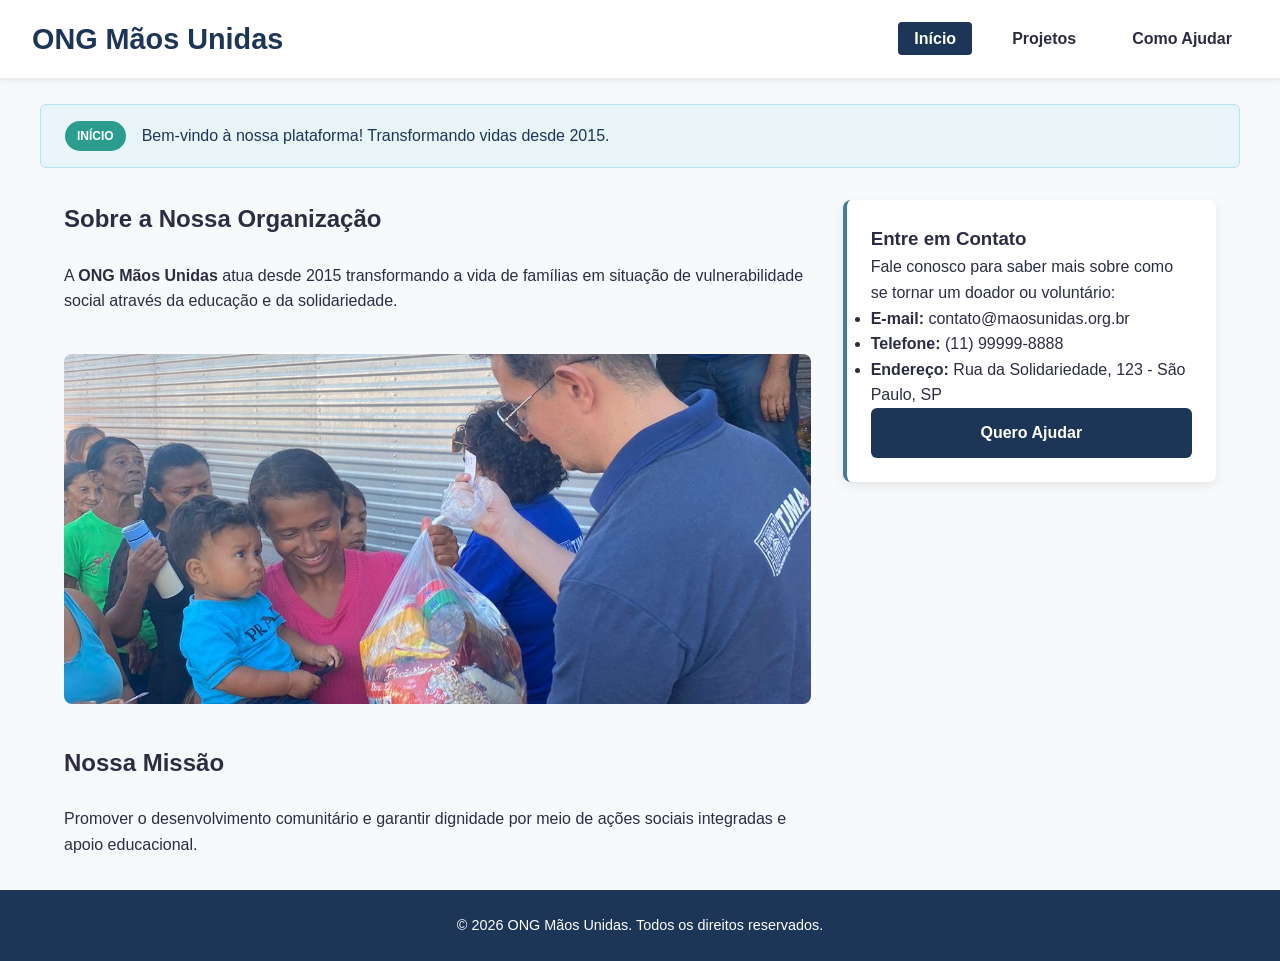
<file: code/index.html>
<!DOCTYPE html>
<html lang="pt-BR">
<head>
    <meta charset="UTF-8">
    <meta name="viewport" content="width=device-width, initial-scale=1.0">
    <title>ONG Mãos Unidas - Página Inicial</title>
    <link rel="stylesheet" href="css/style.css">
</head>
<body>

  <!-- Cabeçalho Principal -->
    <header class="main-header">
        <div class="logo">
            <h1>ONG Mãos Unidas</h1>
        </div>
       <nav class="main-nav">
    <ul>
        <li><a href="index.html" class="active">Início</a></li>
        <li><a href="html/projetos.html">Projetos</a></li>
        <li><a href="html/cadastro.html">Como Ajudar</a></li>
    </ul>
</nav>
    </header>
    <!-- Componente de Alerta Visual -->
    <div class="alert alert-info">
        <span class="badge badge-success">INÍCIO</span>
        Bem-vindo à nossa plataforma! Transformando vidas desde 2015.
    </div>

    <!-- Conteúdo Principal em Grid -->
    <main class="grid-container">
        
        <!-- Coluna de Conteúdo Institucional -->
        <section class="content-area">
            <h2>Sobre a Nossa Organização</h2>
            <p>A <strong>ONG Mãos Unidas</strong> atua desde 2015 transformando a vida de famílias em situação de vulnerabilidade social através da educação e da solidariedade.</p>
            
            <img src="../media/images/volun.jpg" alt="Grupo de três voluntários sorrindo e entregando cestas de alimentos para famílias da comunidade." class="hero-image">

            <h2>Nossa Missão</h2>
            <p>Promover o desenvolvimento comunitário e garantir dignidade por meio de ações sociais integradas e apoio educacional.</p>
        </section>

        <!-- Barra Lateral de Contato Direto -->
        <aside class="sidebar">
            <div class="card">
                <h3>Entre em Contato</h3>
                <p>Fale conosco para saber mais sobre como se tornar um doador ou voluntário:</p>
                <ul class="contact-info">
                    <li><strong>E-mail:</strong> contato@maosunidas.org.br</li>
                    <li><strong>Telefone:</strong> (11) 99999-8888</li>
                    <li><strong>Endereço:</strong> Rua da Solidariedade, 123 - São Paulo, SP</li>
                </ul>
                <a href="cadastro.html" class="btn btn-primary">Quero Ajudar</a>
            </div>
        </aside>

    </main>

    <!-- Rodapé -->
    <footer class="main-footer">
        <p>&copy; 2026 ONG Mãos Unidas. Todos os direitos reservados.</p>
    </footer>

</body>
</html>
</file>
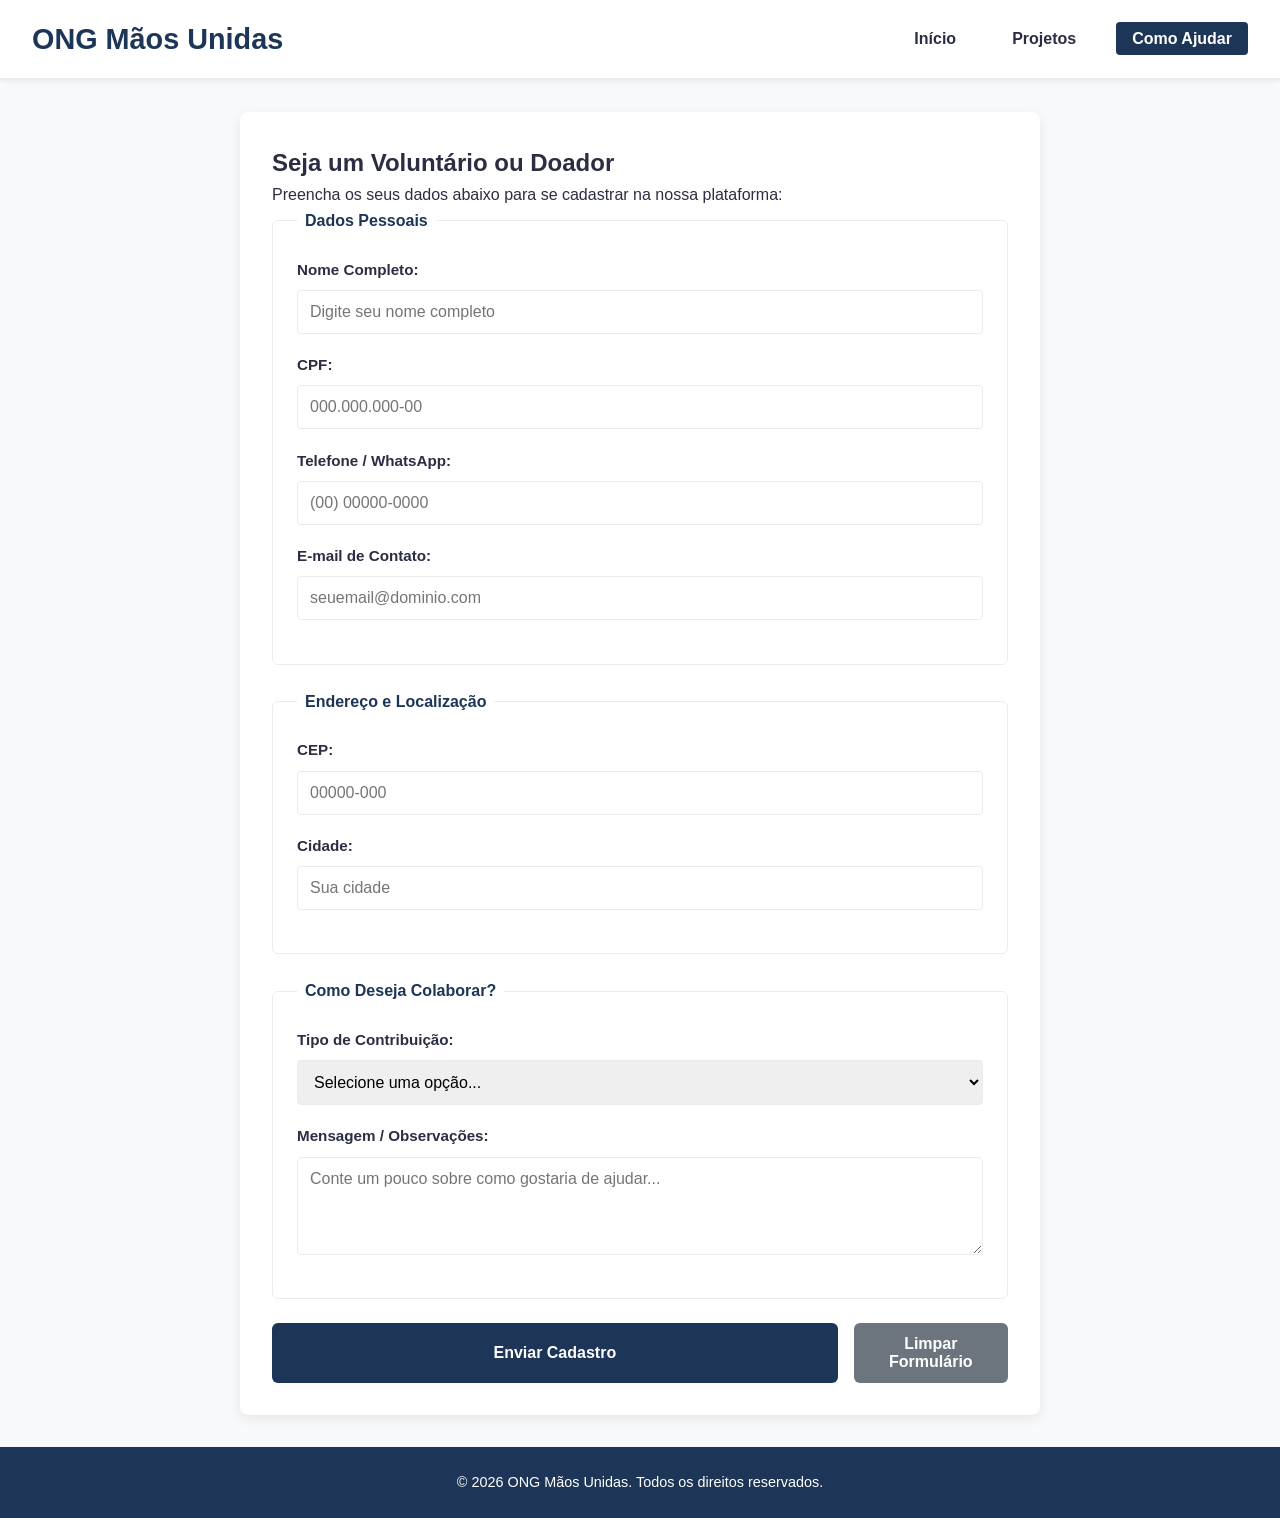
<file: code/html/cadastro.html>
<!DOCTYPE html>
<html lang="pt-BR">
<head>
    <meta charset="UTF-8">
    <meta name="viewport" content="width=device-width, initial-scale=1.0">
    <title>ONG Mãos Unidas - Cadastro</title>
    <link rel="stylesheet" href="../css/style.css">
</head>
<body>

   <!-- Cabeçalho Principal -->
    <header class="main-header">
        <div class="logo">
            <h1>ONG Mãos Unidas</h1>
        </div>
        <nav class="main-nav">
    <ul>
        <li><a href="../index.html">Início</a></li>
        <li><a href="projetos.html">Projetos</a></li>
        <li><a href="cadastro.html" class="active">Como Ajudar</a></li>
    </ul>
</nav>
    </header>

    <!-- Formulário Centralizado -->
    <main class="form-container">
        <h2>Seja um Voluntário ou Doador</h2>
        <p>Preencha os seus dados abaixo para se cadastrar na nossa plataforma:</p>

        <form action="#" method="POST" class="custom-form">
            
            <fieldset>
                <legend>Dados Pessoais</legend>

                <div class="form-group">
                    <label for="nome">Nome Completo:</label>
                    <input type="text" id="nome" name="nome" placeholder="Digite seu nome completo" required>
                </div>

                <div class="form-group">
                    <label for="cpf">CPF:</label>
                    <input type="text" id="cpf" name="cpf" placeholder="000.000.000-00" required>
                </div>

                <div class="form-group">
                    <label for="telefone">Telefone / WhatsApp:</label>
                    <input type="tel" id="telefone" name="telefone" placeholder="(00) 00000-0000" required>
                </div>

                <div class="form-group">
                    <label for="email">E-mail de Contato:</label>
                    <input type="email" id="email" name="email" placeholder="seuemail@dominio.com" required>
                </div>
            </fieldset>

            <fieldset>
                <legend>Endereço e Localização</legend>

                <div class="form-group">
                    <label for="cep">CEP:</label>
                    <input type="text" id="cep" name="cep" placeholder="00000-000">
                </div>

                <div class="form-group">
                    <label for="cidade">Cidade:</label>
                    <input type="text" id="cidade" name="cidade" placeholder="Sua cidade" required>
                </div>
            </fieldset>

            <fieldset>
                <legend>Como Deseja Colaborar?</legend>

                <div class="form-group">
                    <label for="tipo-ajuda">Tipo de Contribuição:</label>
                    <select id="tipo-ajuda" name="tipo-ajuda" required>
                        <option value="">Selecione uma opção...</option>
                        <option value="voluntario">Trabalho Voluntário</option>
                        <option value="doador-financeiro">Doador Financeiro</option>
                        <option value="doador-alimentos">Doação de Alimentos/Insumos</option>
                    </select>
                </div>

                <div class="form-group">
                    <label for="mensagem">Mensagem / Observações:</label>
                    <textarea id="mensagem" name="mensagem" rows="4" placeholder="Conte um pouco sobre como gostaria de ajudar..."></textarea>
                </div>
            </fieldset>

            <div class="form-actions">
                <button type="submit" class="btn btn-primary">Enviar Cadastro</button>
                <button type="reset" class="btn btn-secondary">Limpar Formulário</button>
            </div>

        </form>
    </main>

    <!-- Rodapé -->
    <footer class="main-footer">
        <p>&copy; 2026 ONG Mãos Unidas. Todos os direitos reservados.</p>
    </footer>

</body>
</html>
</file>
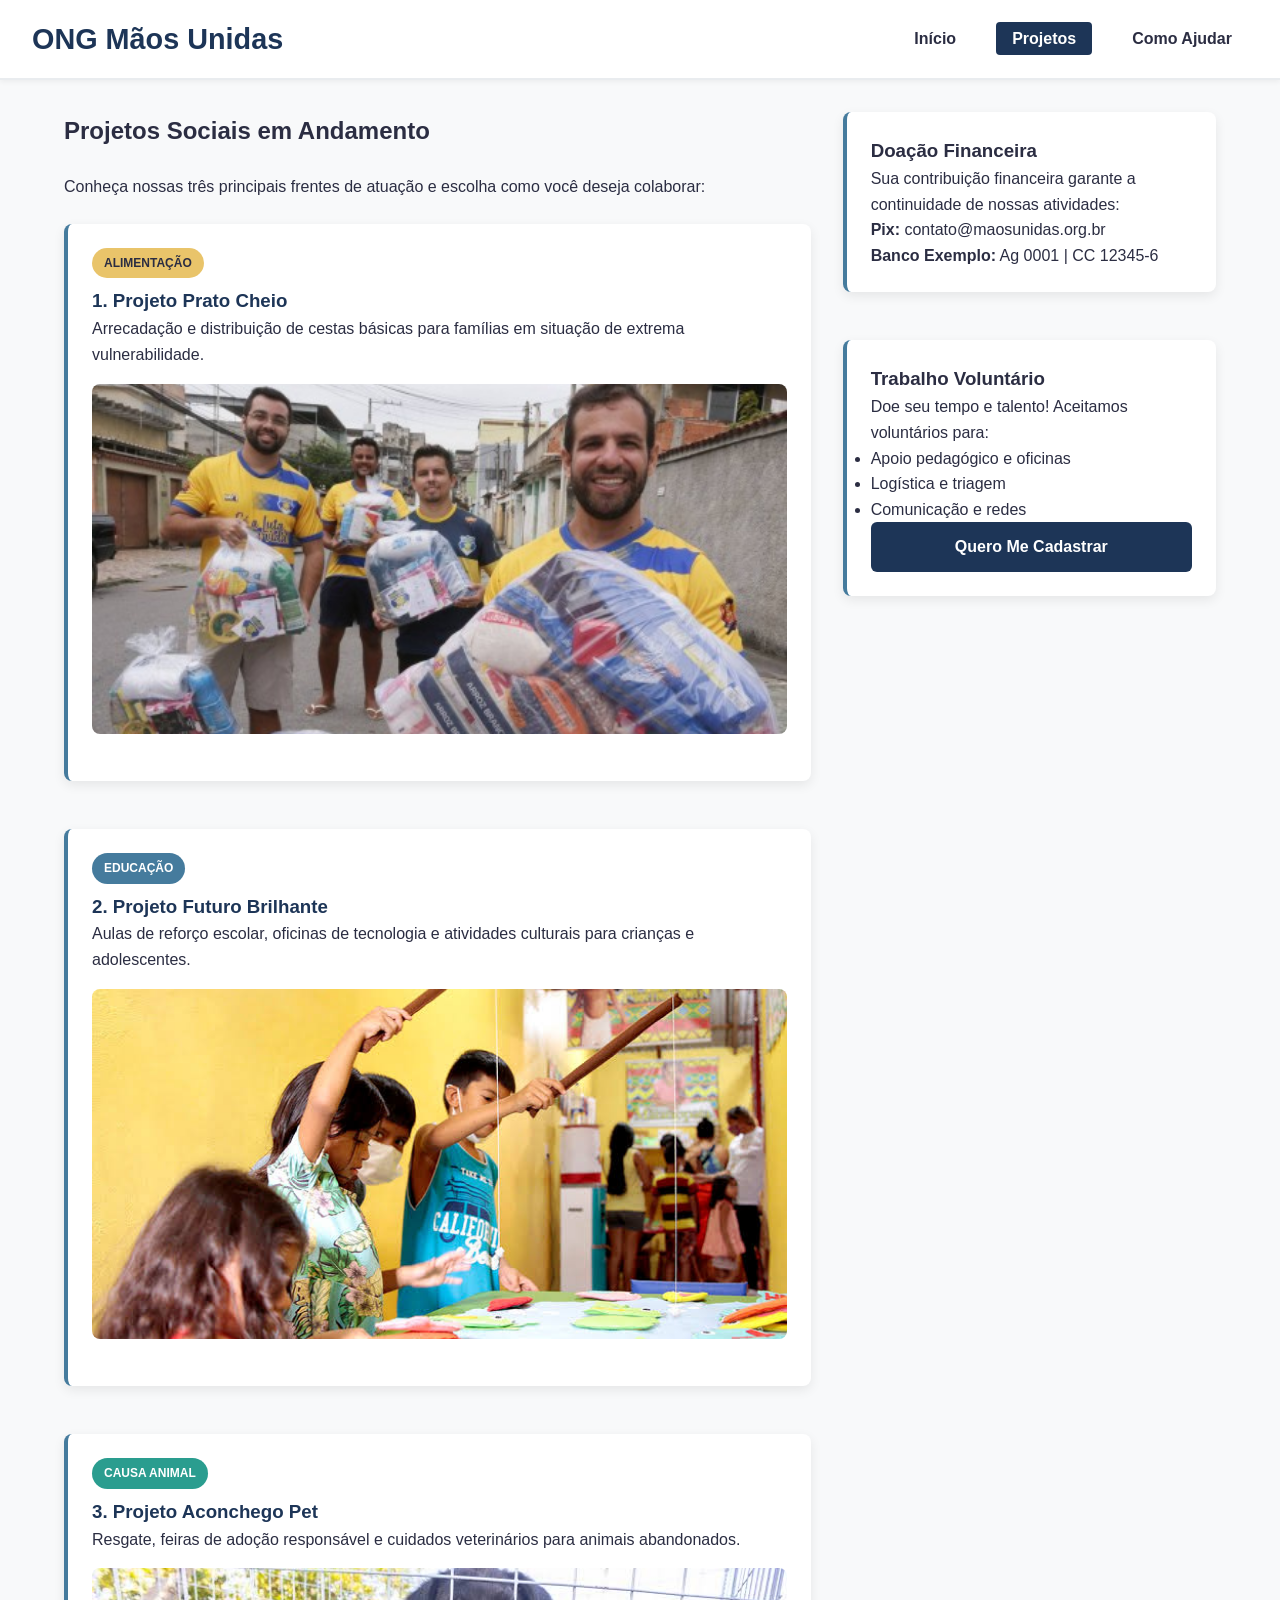
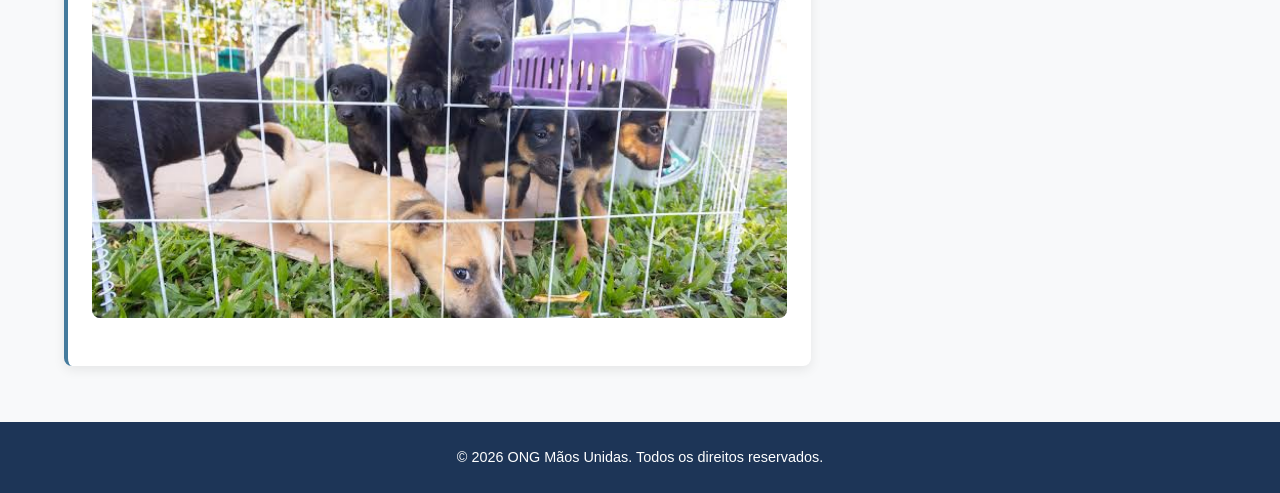
<file: code/html/projetos.html>
<!DOCTYPE html>
<html lang="pt-BR">
<head>
    <meta charset="UTF-8">
    <meta name="viewport" content="width=device-width, initial-scale=1.0">
    <title>ONG Mãos Unidas - Nossos Projetos</title>
    <link rel="stylesheet" href="../css/style.css">
</head>
<body>

    <!-- Cabeçalho Principal -->
    <header class="main-header">
        <div class="logo">
            <h1>ONG Mãos Unidas</h1>
        </div>
    <nav class="main-nav">
    <ul>
        <li><a href="../index.html">Início</a></li>
        <li><a href="projetos.html" class="active">Projetos</a></li>
        <li><a href="cadastro.html">Como Ajudar</a></li>
    </ul>
</nav>
    </header>

    <!-- Conteúdo Principal em Grid -->
    <main class="grid-container">
        
        <!-- Lista de Projetos Sociais -->
        <section class="content-area">
            <h2>Projetos Sociais em Andamento</h2>
            <p>Conheça nossas três principais frentes de atuação e escolha como você deseja colaborar:</p>

            <!-- Projeto 1 -->
            <article id="prato-cheio" class="project-card">
                <span class="badge badge-warning">ALIMENTAÇÃO</span>
                <h3>1. Projeto Prato Cheio</h3>
                <p>Arrecadação e distribuição de cestas básicas para famílias em situação de extrema vulnerabilidade.</p>
                <img src="../../media/images/cesta.jpg" alt="Distribuição de cestas básicas em comunidade." class="project-image">
            </article>

            <!-- Projeto 2 -->
            <article id="futuro-brilhante" class="project-card">
                <span class="badge badge-info">EDUCAÇÃO</span>
                <h3>2. Projeto Futuro Brilhante</h3>
                <p>Aulas de reforço escolar, oficinas de tecnologia e atividades culturais para crianças e adolescentes.</p>
                <img src="../../media/images/oficina.jpg" alt="Crianças em sala de aula de reforço escolar." class="project-image">
            </article>

            <!-- Projeto 3 -->
            <article id="aconchego-pet" class="project-card">
                <span class="badge badge-success">CAUSA ANIMAL</span>
                <h3>3. Projeto Aconchego Pet</h3>
                <p>Resgate, feiras de adoção responsável e cuidados veterinários para animais abandonados.</p>
                <img src="../../media/images/feiraanimais.jpg" alt="Atendimento e feira de adoção de animais." class="project-image">
            </article>
        </section>

        <!-- Barra Lateral de Ação -->
        <aside class="sidebar">
            <div class="card">
                <h3>Doação Financeira</h3>
                <p>Sua contribuição financeira garante a continuidade de nossas atividades:</p>
                <p><strong>Pix:</strong> contato@maosunidas.org.br</p>
                <p><strong>Banco Exemplo:</strong> Ag 0001 | CC 12345-6</p>
            </div>

            <div class="card">
                <h3>Trabalho Voluntário</h3>
                <p>Doe seu tempo e talento! Aceitamos voluntários para:</p>
                <ul>
                    <li>Apoio pedagógico e oficinas</li>
                    <li>Logística e triagem</li>
                    <li>Comunicação e redes</li>
                </ul>
                <a href="cadastro.html" class="btn btn-primary">Quero Me Cadastrar</a>
            </div>
        </aside>

    </main>

    <!-- Rodapé -->
    <footer class="main-footer">
        <p>&copy; 2026 ONG Mãos Unidas. Todos os direitos reservados.</p>
    </footer>

</body>
</html>
</file>
<file: code/css/style.css>
/* ==========================================================================
   1. CONFIGURAÇÕES GERAIS E VARIÁVEIS DE CORES
   ========================================================================== */
:root {
    --primary-color: #1d3557;     /* Azul escuro institucional */
    --secondary-color: #457b9d;   /* Azul intermediário */
    --accent-color: #e63946;      /* Vermelho destaque/alerta */
    --light-bg: #f8f9fa;          /* Fundo suave da página */
    --card-bg: #ffffff;           /* Fundo dos cartões */
    --text-color: #2b2d42;        /* Cor principal dos textos */
    --text-muted: #6c757d;       /* Texto secundário */
    --border-color: #e9ecef;      /* Bordas suaves */
    --shadow-light: 0 4px 12px rgba(0, 0, 0, 0.08);
}

* {
    margin: 0;
    padding: 0;
    box-sizing: border-box;
}

body {
    font-family: 'Segoe UI', Tahoma, Geneva, Verdana, sans-serif;
    background-color: var(--light-bg);
    color: var(--text-color);
    line-height: 1.6;
    display: flex;
    flex-direction: column;
    min-height: 100vh;
}

/* ==========================================================================
   2. CABEÇALHO E NAVEGAÇÃO (HEADER & NAV)
   ========================================================================== */
.main-header {
    background-color: var(--card-bg);
    border-bottom: 2px solid var(--border-color);
    padding: 1rem 2rem;
    display: flex;
    justify-content: space-between;
    align-items: center;
    box-shadow: 0 2px 5px rgba(0, 0, 0, 0.05);
}

.logo h1 {
    font-size: 1.8rem;
    color: var(--primary-color);
    font-weight: 700;
}

.main-nav ul {
    display: flex;
    list-style: none;
    gap: 1.5rem;
    align-items: center;
}

.main-nav a {
    text-decoration: none;
    color: var(--text-color);
    font-weight: 600;
    padding: 0.5rem 1rem;
    border-radius: 4px;
    transition: all 0.3s ease;
}

.main-nav a:hover,
.main-nav a.active {
    background-color: var(--primary-color);
    color: #ffffff;
}

/* Submenu Dropdown Corrigido */
.dropdown {
    position: relative;
}

.dropdown-menu {
    position: absolute;
    top: 100%;
    left: 0;
    background-color: #ffffff;
    box-shadow: var(--shadow-light);
    border-radius: 6px;
    display: none; /* Mantém escondido por padrão */
    flex-direction: column;
    min-width: 180px;
    padding: 0.5rem 0;
    z-index: 1000;
}

/* Abre APENAS quando o mouse passa por cima do item do menu */
.dropdown:hover > .dropdown-menu {
    display: flex;
}

.dropdown-menu li {
    width: 100%;
}

.dropdown-menu a {
    color: var(--text-color) !important;
    padding: 0.6rem 1rem;
    font-weight: 500;
    background-color: transparent !important;
    display: block;
    width: 100%;
    border-radius: 0;
}

.dropdown-menu a:hover {
    background-color: #f1faee !important;
    color: var(--primary-color) !important;
}

/* ==========================================================================
   3. LAYOUT PRINCIPAL (GRID CONTAINER)
   ========================================================================== */
.grid-container {
    max-width: 1200px;
    margin: 2rem auto;
    padding: 0 1.5rem;
    display: grid;
    grid-template-columns: 2fr 1fr;
    gap: 2rem;
    flex: 1;
}

.content-area {
    display: flex;
    flex-direction: column;
    gap: 1.5rem;
}

.sidebar {
    display: flex;
    flex-direction: column;
    gap: 1.5rem;
}

/* Layout do Formulário */
.form-container {
    max-width: 800px;
    margin: 2rem auto;
    padding: 2rem;
    background-color: var(--card-bg);
    border-radius: 8px;
    box-shadow: var(--shadow-light);
    width: 90%;
}

/* ==========================================================================
   4. COMPONENTES VISUAIS (CARDS, BADGES, ALERTAS)
   ========================================================================== */
/* Cartões e Artigos */
.card, .project-card {
    background-color: var(--card-bg);
    padding: 1.5rem;
    border-radius: 8px;
    box-shadow: var(--shadow-light);
    border-left: 4px solid var(--secondary-color);
    margin-bottom: 1.5rem;
}

.project-card h3 {
    margin-top: 0.5rem;
    color: var(--primary-color);
}

/* Imagens dos Projetos e Institucionais */
.hero-image, .project-image {
    width: 100%;
    max-height: 350px;
    object-fit: cover;
    border-radius: 8px;
    margin: 1rem 0;
}

/* Badges (Selos) */
.badge {
    display: inline-block;
    padding: 0.35rem 0.75rem;
    font-size: 0.75rem;
    font-weight: 700;
    border-radius: 50px;
    text-transform: uppercase;
    color: #ffffff;
}

.badge-info { background-color: var(--secondary-color); }
.badge-warning { background-color: #e9c46a; color: #2b2d42; }
.badge-success { background-color: #2a9d8f; }

/* Alertas Visuais */
.alert {
    padding: 1rem 1.5rem;
    margin: 1.5rem auto 0;
    max-width: 1200px;
    width: calc(100% - 3rem);
    border-radius: 6px;
    display: flex;
    align-items: center;
    gap: 1rem;
    font-weight: 500;
}

.alert-info {
    background-color: #e8f4f8;
    color: #1d3557;
    border: 1px solid #b8e2f2;
}

/* ==========================================================================
   5. BOTÕES E FORMULÁRIOS
   ========================================================================== */
.btn {
    display: inline-block;
    padding: 0.75rem 1.5rem;
    font-size: 1rem;
    font-weight: 600;
    text-align: center;
    text-decoration: none;
    border-radius: 6px;
    border: none;
    cursor: pointer;
    transition: background-color 0.3s ease;
}

.btn-primary {
    background-color: var(--primary-color);
    color: #ffffff;
    width: 100%;
}

.btn-primary:hover {
    background-color: #112233;
}

.btn-secondary {
    background-color: var(--text-muted);
    color: #ffffff;
}

.btn-secondary:hover {
    background-color: #495057;
}

/* Estilização de Formulários */
.custom-form fieldset {
    border: 1px solid var(--border-color);
    padding: 1.5rem;
    border-radius: 6px;
    margin-bottom: 1.5rem;
}

.custom-form legend {
    font-weight: 700;
    color: var(--primary-color);
    padding: 0 0.5rem;
}

.form-group {
    display: flex;
    flex-direction: column;
    gap: 0.5rem;
    margin-bottom: 1.2rem;
}

.form-group label {
    font-weight: 600;
    font-size: 0.95rem;
}

.form-group input,
.form-group select,
.form-group textarea {
    padding: 0.75rem;
    border: 1px solid var(--border-color);
    border-radius: 4px;
    font-size: 1rem;
    font-family: inherit;
}

.form-group input:focus,
.form-group select:focus,
.form-group textarea:focus {
    outline: none;
    border-color: var(--secondary-color);
    box-shadow: 0 0 0 3px rgba(69, 123, 157, 0.2);
}

.form-actions {
    display: flex;
    gap: 1rem;
}

/* ==========================================================================
   6. RODAPÉ (FOOTER)
   ========================================================================== */
.main-footer {
    background-color: var(--primary-color);
    color: #ffffff;
    text-align: center;
    padding: 1.5rem;
    margin-top: auto;
    font-size: 0.9rem;
}

/* ==========================================================================
   7. RESPONSIVIDADE (DISPOSITIVOS MÓVEIS)
   ========================================================================== */
@media (max-width: 768px) {
    .grid-container {
        grid-template-columns: 1fr;
    }

    .main-header {
        flex-direction: column;
        gap: 1rem;
        text-align: center;
    }

    .main-nav ul {
        flex-direction: column;
        gap: 0.5rem;
    }

    .form-actions {
        flex-direction: column;
    }
}
</file>
